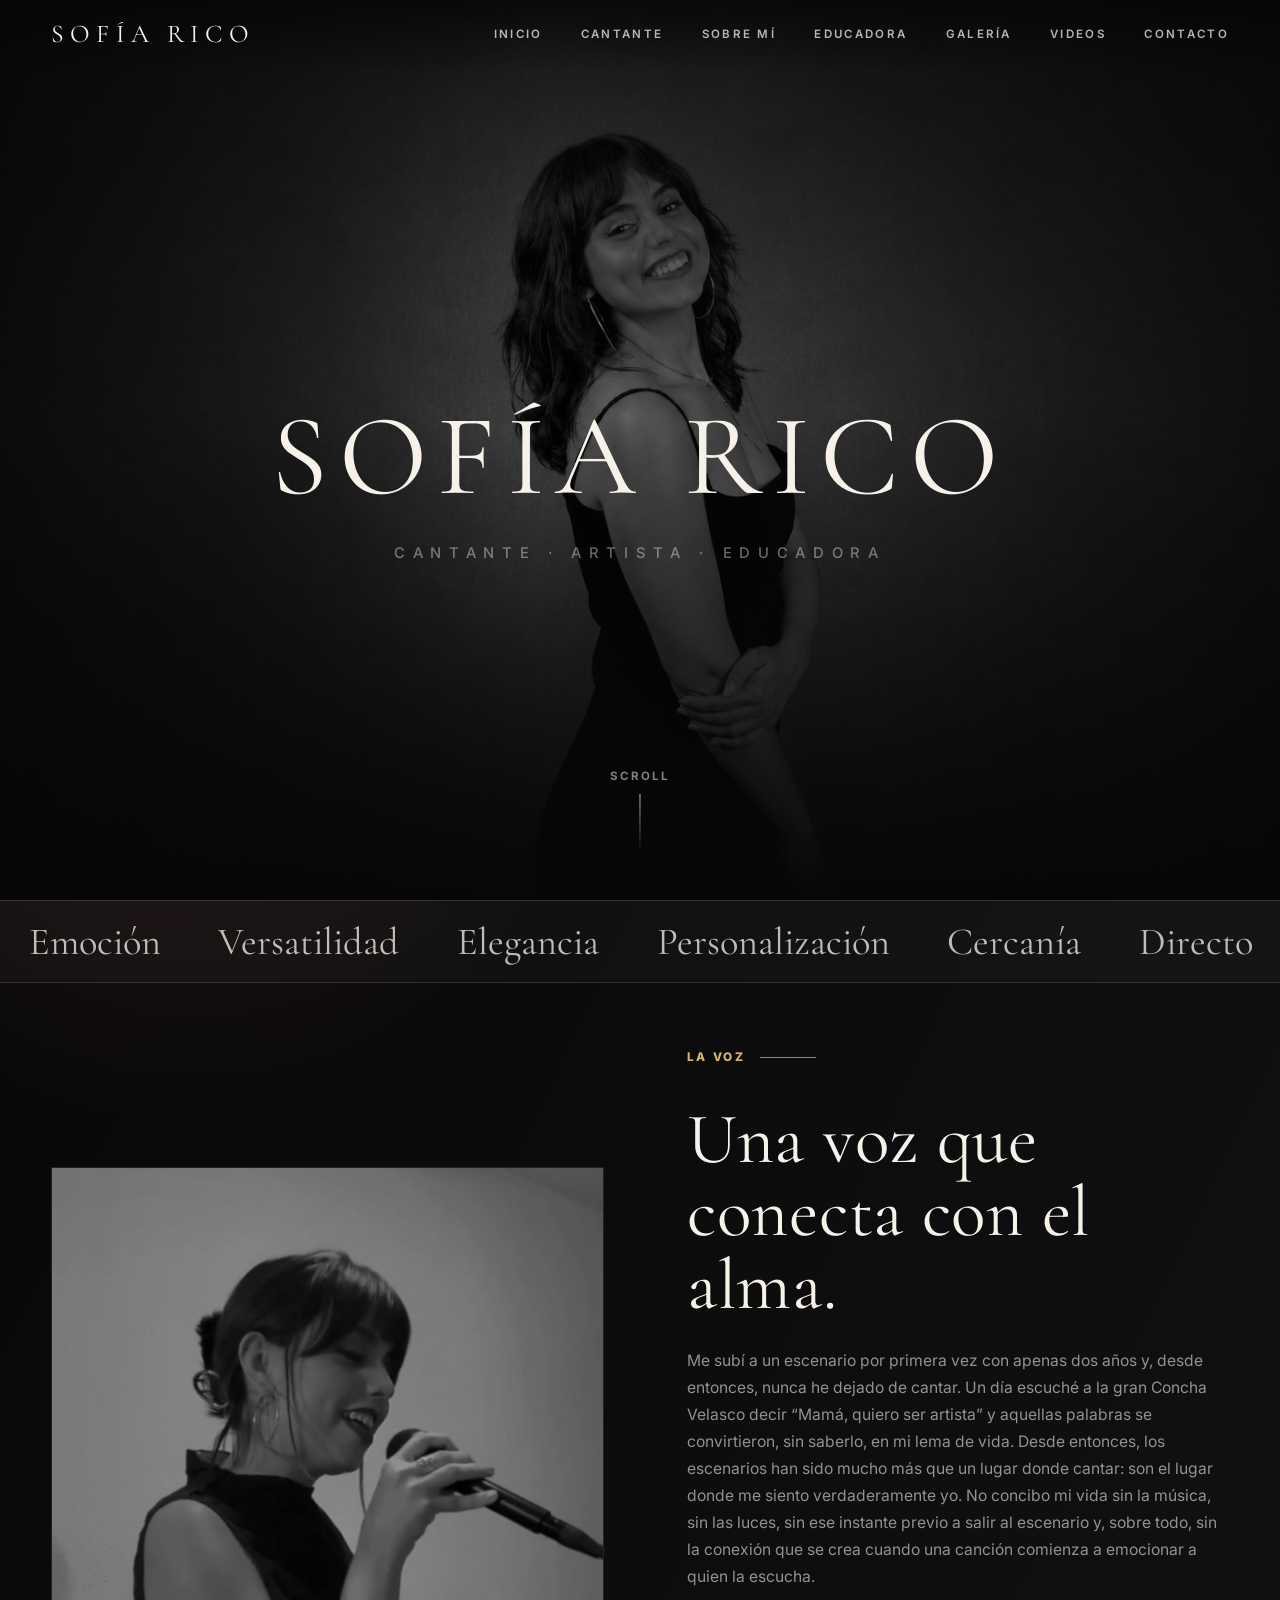
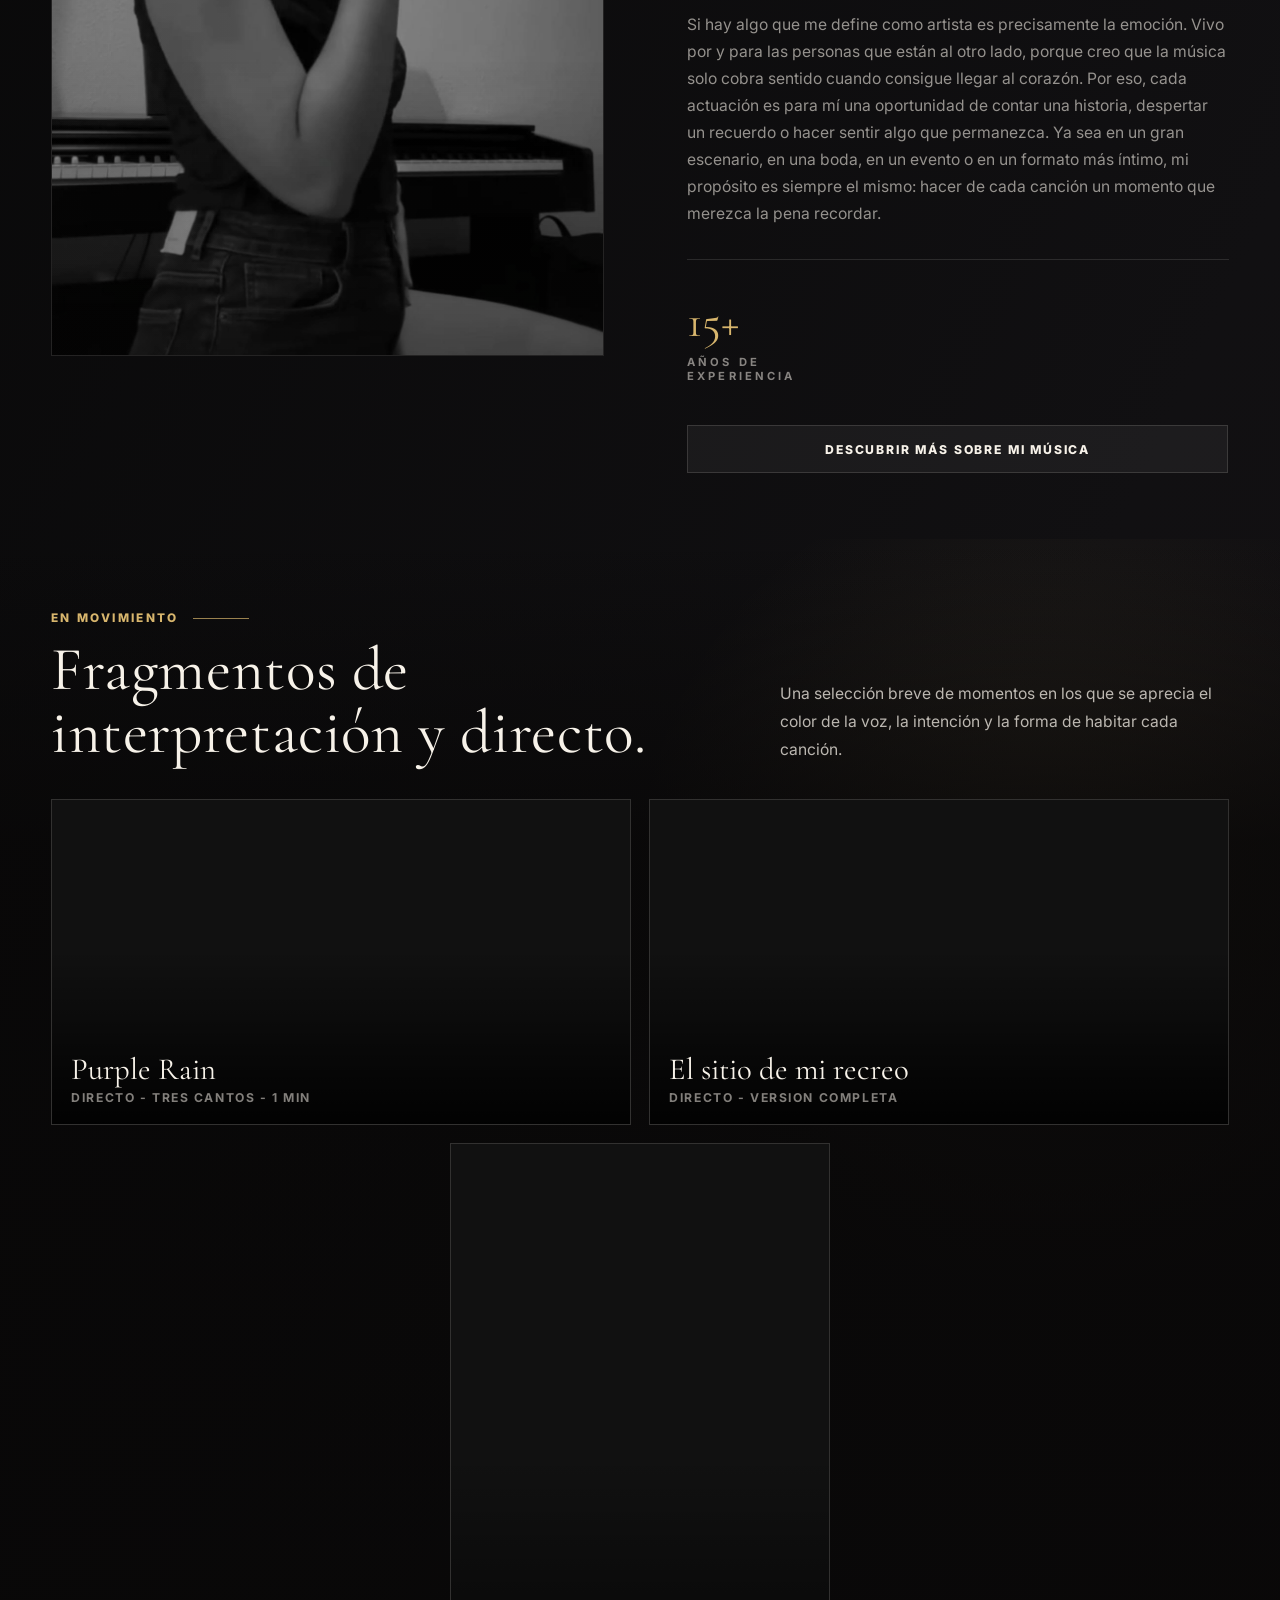
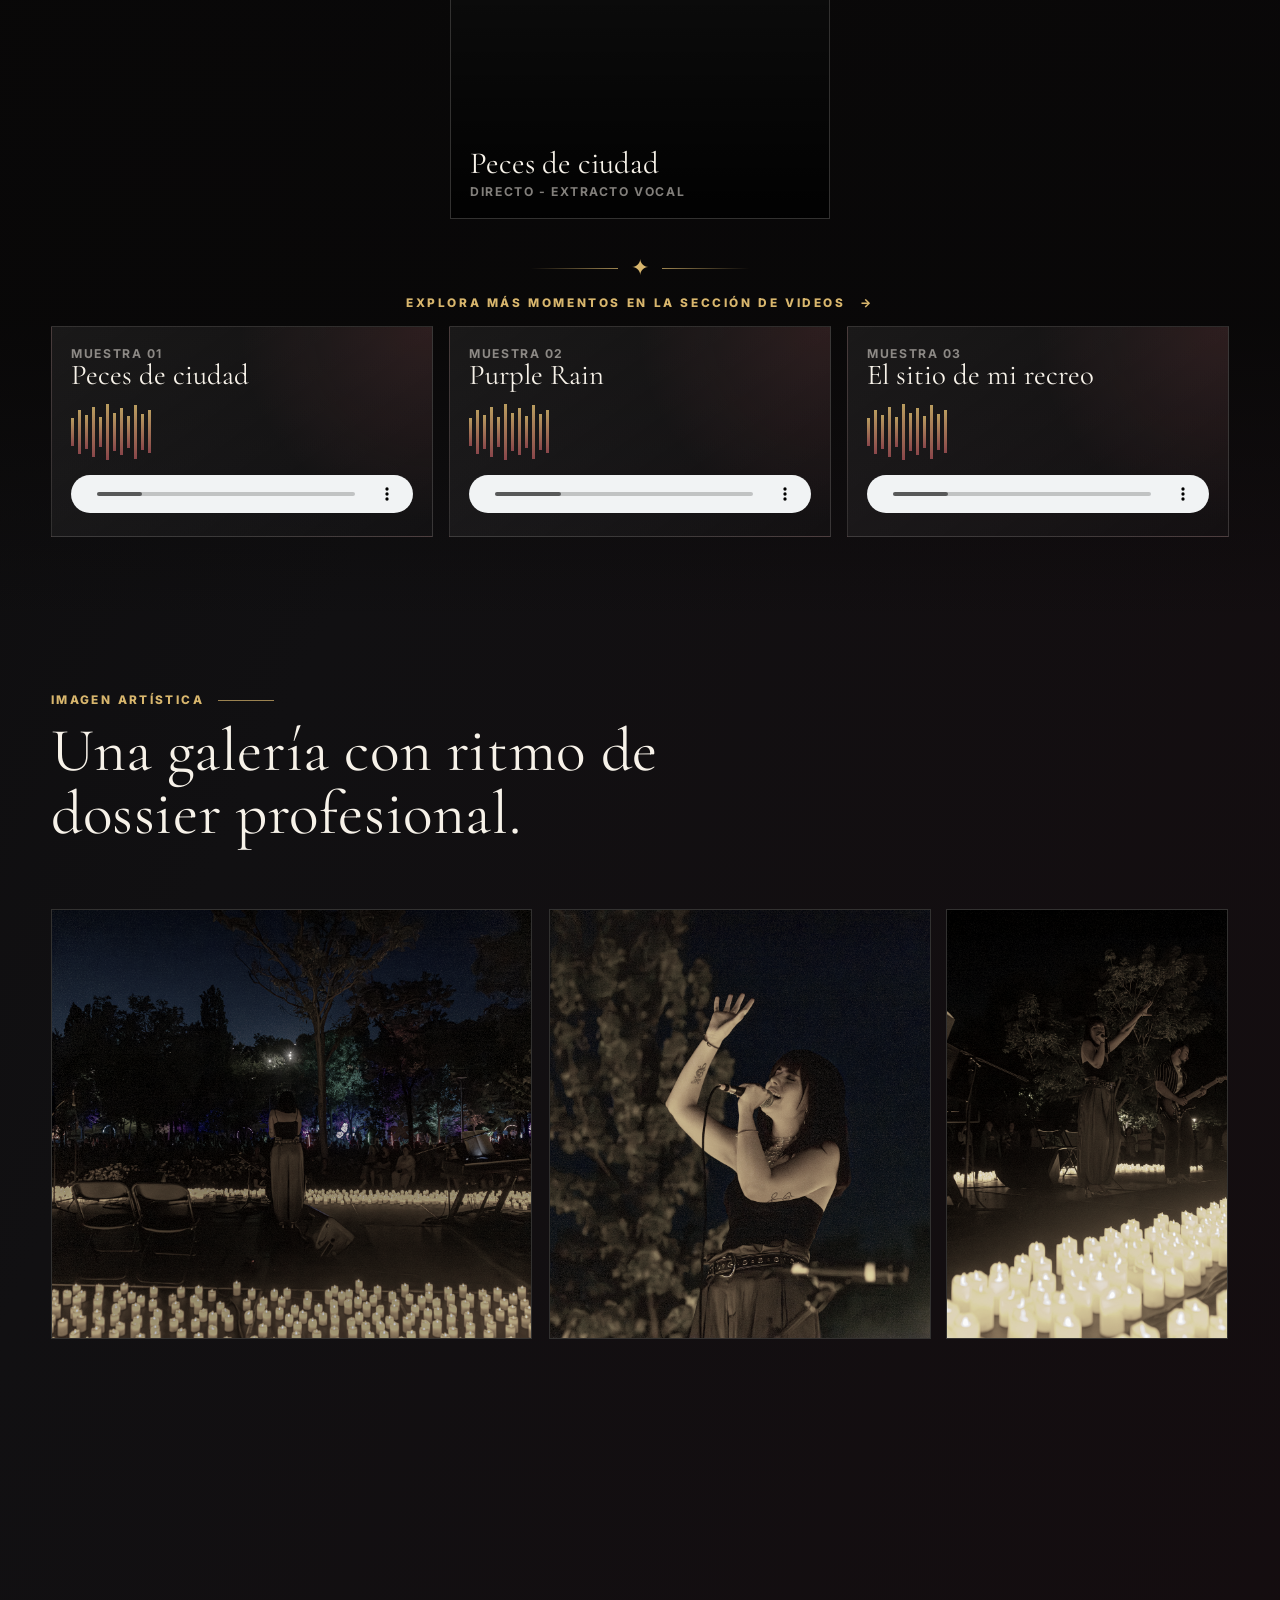
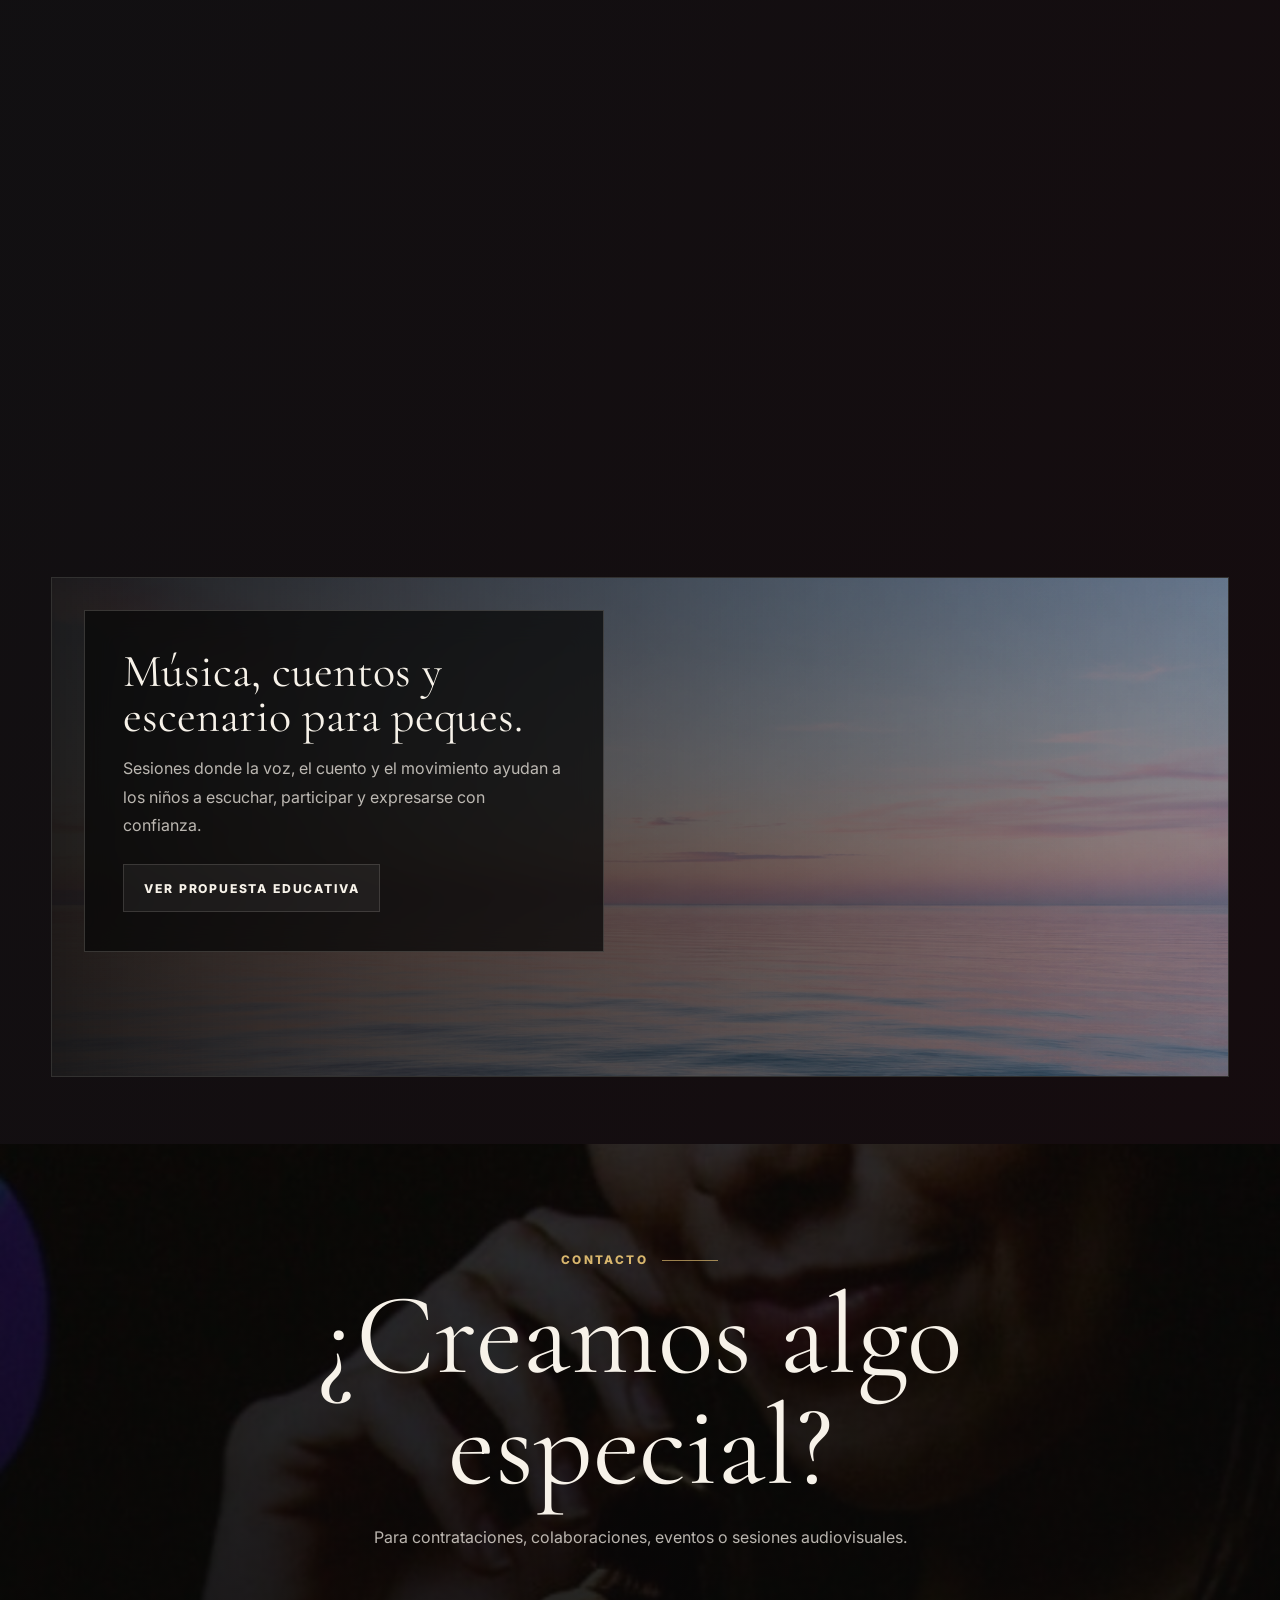
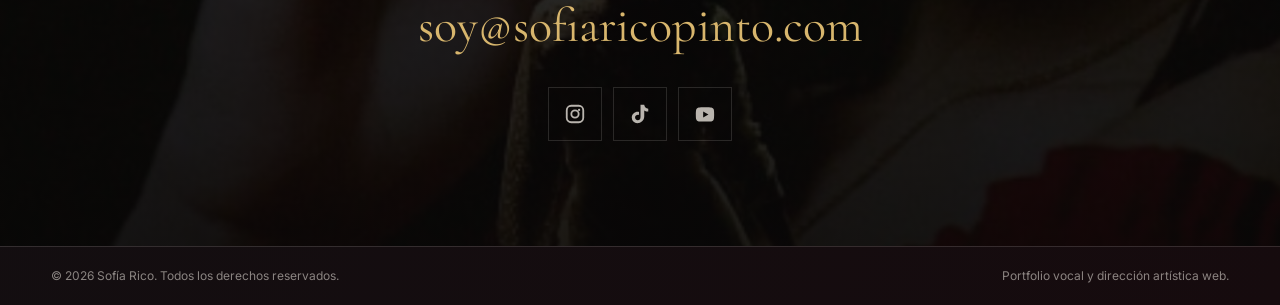
<file: index.html>
<!DOCTYPE html>
<html lang="es">
<head>
    <meta charset="UTF-8">
    <meta name="viewport" content="width=device-width, initial-scale=1.0">
    <title>Sofía Rico | Cantante y artista vocal</title>
    <meta name="description" content="Portfolio profesional de Sofía Rico, cantante, artista vocal y educadora musical.">
    <link rel="preconnect" href="https://fonts.googleapis.com">
    <link rel="preconnect" href="https://fonts.gstatic.com" crossorigin>
    <link href="https://fonts.googleapis.com/css2?family=Cormorant+Garamond:wght@300;400;500;600&family=Inter:wght@300;400;500;600;700&display=swap" rel="stylesheet">
    <link rel="stylesheet" href="assets/css/index.css">
    <script src="https://identity.netlify.com/v1/netlify-identity-widget.js"></script>
    <script src="/assets/js/netlify-identity-redirect.js"></script>
</head>
<body>
    <nav class="site-nav" aria-label="Navegación principal">
        <a class="brand" href="#inicio">Sofía Rico</a>
        <button class="menu-toggle" type="button" aria-label="Abrir menú" aria-expanded="false">
            <span></span><span></span>
        </button>
        <ul class="nav-links">
            <li><a href="#inicio">Inicio</a></li>
            <li><a href="cantante.html">Cantante</a></li>
            <li><a href="#voz">Sobre mí</a></li>
            <li><a href="#educadora">Educadora</a></li>
            <li><a href="#galeria">Galería</a></li>
            <li><a href="videos.html">Videos</a></li>
            <li><a href="#contacto">Contacto</a></li>
        </ul>
    </nav>

    <main>
        <section class="hero" id="inicio">
            <div class="hero-media" aria-hidden="true"></div>
            <div class="hero-grid">
                <div class="hero-copy">
                    <h1 class="reveal">Sofía Rico</h1>
                    <p class="hero-subtitle reveal">Cantante · Artista · Educadora</p>
                </div>
            </div>
            <span class="scroll-note">Scroll</span>
        </section>

        <div class="marquee" aria-hidden="true">
            <div class="marquee-track">
                <span>Pop elegante</span><span>Bolero</span><span>Jazz íntimo</span><span>Eventos privados</span><span>Sesión acústica</span><span>Teatro musical</span>
                <span>Pop elegante</span><span>Bolero</span><span>Jazz íntimo</span><span>Eventos privados</span><span>Sesión acústica</span><span>Teatro musical</span>
            </div>
        </div>

        <section class="section" id="voz">
            <div class="section-inner split">
                <div class="portrait-frame reveal">
                    <img src="assets/galeria_1.jpg" alt="Retrato artístico de Sofía Rico">
                </div>
                <div class="bio-panel">
                    <span class="section-kicker reveal">La voz</span>
                    <h2 class="section-heading reveal">Una voz que conecta con el alma.</h2>
                    <div class="bio-copy">
                        <p class="section-copy reveal">Con más de una década de experiencia en el escenario, mi pasión por la música me ha llevado a explorar diversos géneros y estilos, siempre buscando transmitir emociones auténticas a través de cada nota.</p>
                        <p class="section-copy reveal">Mi formación clásica combinada con influencias contemporáneas crea un estilo único que resuena con audiencias de todas las edades. Cada actuación es una oportunidad para crear momentos inolvidables.</p>
                    </div>
                    <div class="stats-strip reveal" aria-label="Especialidades">
                        <div class="stat"><strong>10+</strong><span>Años de experiencia</span></div>
                        <div class="stat"><strong>200+</strong><span>Conciertos</span></div>
                        <div class="stat"><strong>50+</strong><span>Colaboraciones</span></div>
                    </div>
                    <a href="cantante.html" class="btn reveal">Descubrir más sobre mi música</a>
                </div>
            </div>
        </section>

        <section class="section dark-band" id="reels">
            <div class="section-inner">
                <div class="work-header">
                    <div>
                        <span class="section-kicker reveal">En movimiento</span>
                        <h2 class="section-heading reveal">Fragmentos de interpretación y directo.</h2>
                    </div>
                    <p class="section-copy reveal">Una selección breve de momentos en los que se aprecia el color de la voz, la intención y la forma de habitar cada canción.</p>
                </div>

                <div class="reels-grid">
                    <article class="reel reveal" tabindex="0" aria-label="Video: ensayo vocal">
                        <video muted loop playsinline preload="metadata">
                            <source src="assets/ssstik.io_@__sofiarico___1777674397815.mp4" type="video/mp4">
                        </video>
                        <div class="reel-meta">
                            <h3>Ensayo vocal</h3>
                            <p>Voz cercana · Piano · Trabajo real</p>
                        </div>
                    </article>
                    <article class="reel reveal" tabindex="0" aria-label="Video: directo escénico">
                        <video muted loop playsinline preload="metadata">
                            <source src="assets/ssstik.io_@__sofiarico___1777674450818.mp4" type="video/mp4">
                        </video>
                        <div class="reel-meta">
                            <h3>Directo escénico</h3>
                            <p>Presencia · Luz · Interpretación</p>
                        </div>
                    </article>
                    <article class="reel reveal" tabindex="0" aria-label="Video: repertorio pop">
                        <video muted loop playsinline preload="metadata">
                            <source src="assets/ssstik.io_@__sofiarico___1777674516631.mp4" type="video/mp4">
                        </video>
                        <div class="reel-meta">
                            <h3>Repertorio pop</h3>
                            <p>Cover · Emoción · Formato social</p>
                        </div>
                    </article>
                </div>

                <div class="video-more reveal" aria-label="Ver galería audiovisual completa">
                    <div class="video-more-mark" aria-hidden="true"><span>✦</span></div>
                    <a href="videos.html#videos">Explora más momentos en la sección de videos <span aria-hidden="true">→</span></a>
                </div>

                <div class="audio-grid" aria-label="Pruebas locales de voz">
                    <article class="audio-take reveal">
                        <p>Muestra 01</p>
                        <h3>Voz en crudo</h3>
                        <div class="wave" aria-hidden="true">
                            <i style="--h:16;--d:1"></i><i style="--h:32;--d:2"></i><i style="--h:22;--d:3"></i><i style="--h:38;--d:4"></i><i style="--h:18;--d:5"></i><i style="--h:44;--d:6"></i><i style="--h:26;--d:7"></i><i style="--h:35;--d:8"></i><i style="--h:20;--d:9"></i><i style="--h:42;--d:10"></i><i style="--h:24;--d:11"></i><i style="--h:31;--d:12"></i>
                        </div>
                        <audio controls preload="metadata" src="assets/ssstik.io_1777674000631.mp3"></audio>
                    </article>
                    <article class="audio-take reveal">
                        <p>Muestra 02</p>
                        <h3>Sesión acústica</h3>
                        <div class="wave" aria-hidden="true">
                            <i style="--h:24;--d:1"></i><i style="--h:18;--d:2"></i><i style="--h:42;--d:3"></i><i style="--h:28;--d:4"></i><i style="--h:36;--d:5"></i><i style="--h:20;--d:6"></i><i style="--h:46;--d:7"></i><i style="--h:30;--d:8"></i><i style="--h:22;--d:9"></i><i style="--h:38;--d:10"></i><i style="--h:26;--d:11"></i><i style="--h:34;--d:12"></i>
                        </div>
                        <audio controls preload="metadata" src="assets/ssstik.io_1777674034371.mp3"></audio>
                    </article>
                    <article class="audio-take reveal">
                        <p>Muestra 03</p>
                        <h3>Color vocal</h3>
                        <div class="wave" aria-hidden="true">
                            <i style="--h:18;--d:1"></i><i style="--h:46;--d:2"></i><i style="--h:25;--d:3"></i><i style="--h:34;--d:4"></i><i style="--h:28;--d:5"></i><i style="--h:42;--d:6"></i><i style="--h:20;--d:7"></i><i style="--h:36;--d:8"></i><i style="--h:24;--d:9"></i><i style="--h:44;--d:10"></i><i style="--h:18;--d:11"></i><i style="--h:32;--d:12"></i>
                        </div>
                        <audio controls preload="metadata" src="assets/ssstik.io_1777674079389.mp3"></audio>
                    </article>
                </div>
            </div>
        </section>

        <section class="section" id="galeria">
            <div class="section-inner">
                <span class="section-kicker reveal">Imagen artística</span>
                <h2 class="section-heading reveal">Una galería con ritmo de dossier profesional.</h2>
                <div class="gallery">
                    <figure class="reveal"><img src="assets/galeria_1.jpg" alt="Sofía Rico en retrato artístico"></figure>
                    <figure class="reveal"><img src="assets/galeria_2.jpg" alt="Sesión fotográfica de cantante"></figure>
                    <figure class="reveal"><img src="assets/galeria_3.jpg" alt="Detalle de portfolio musical"></figure>
                    <figure class="reveal"><img src="assets/galeria_4.jpg" alt="Actitud escénica de Sofía Rico"></figure>
                    <figure class="reveal"><img src="assets/galeria_5.jpg" alt="Retrato para promoción musical"></figure>
                    <figure class="reveal"><img src="assets/galeria_6.jpg" alt="Imagen promocional de artista vocal"></figure>
                </div>
                <div class="video-more gallery-more reveal" aria-label="Ver galería completa">
                    <div class="video-more-mark" aria-hidden="true"><span>✦</span></div>
                    <a href="videos.html#galeria">Ver más fotos y momentos en la galería <span aria-hidden="true">→</span></a>
                </div>
            </div>
        </section>

        <section class="section" id="educadora">
            <div class="section-inner">
                <span class="section-kicker reveal">Educadora musical</span>
                <h2 class="section-heading reveal">Música y juego para aprender desde la emoción.</h2>
                <div class="edu-panel">
                    <div class="edu-copy reveal">
                        <h3>Música, cuentos y escenario para peques.</h3>
                        <p>Sesiones donde la voz, el cuento y el movimiento ayudan a los niños a escuchar, participar y expresarse con confianza.</p>
                        <a class="btn" href="educadora.html">Ver propuesta educativa</a>
                    </div>
                    <div class="edu-image reveal">
                        <img src="assets/galeria_4.jpg" alt="Imagen artística vinculada a educación musical">
                    </div>
                </div>
            </div>
        </section>

        <section class="contact section" id="contacto">
            <div class="section-inner">
                <span class="section-kicker reveal">Contacto</span>
                <h2 class="reveal">Hablemos de la próxima canción.</h2>
                <p class="reveal">Para contrataciones, colaboraciones, eventos o sesiones audiovisuales.</p>
                <a class="contact-email reveal" href="mailto:tu@email.com">tu@email.com</a>
                <div class="socials reveal">
                    <a href="#" aria-label="Instagram">
                        <svg viewBox="0 0 24 24" aria-hidden="true"><path d="M7.8 2h8.4A5.8 5.8 0 0 1 22 7.8v8.4a5.8 5.8 0 0 1-5.8 5.8H7.8A5.8 5.8 0 0 1 2 16.2V7.8A5.8 5.8 0 0 1 7.8 2Zm0 2A3.8 3.8 0 0 0 4 7.8v8.4A3.8 3.8 0 0 0 7.8 20h8.4a3.8 3.8 0 0 0 3.8-3.8V7.8A3.8 3.8 0 0 0 16.2 4H7.8Zm8.7 2.25a1.25 1.25 0 1 1 0 2.5 1.25 1.25 0 0 1 0-2.5ZM12 7a5 5 0 1 1 0 10 5 5 0 0 1 0-10Zm0 2a3 3 0 1 0 0 6 3 3 0 0 0 0-6Z"/></svg>
                    </a>
                    <a href="#" aria-label="TikTok">
                        <svg viewBox="0 0 24 24" aria-hidden="true"><path d="M16.6 2c.35 2.6 1.82 4.15 4.4 4.32v3.05a7.65 7.65 0 0 1-4.36-1.28v6.35c0 4.7-3.6 7.56-7.64 7.56A6.03 6.03 0 0 1 3 15.92c0-4.12 3.86-7.1 7.96-6.2v3.3c-1.9-.6-4.33.45-4.33 2.93 0 1.62 1.23 2.82 2.9 2.82 1.8 0 3.02-1.09 3.02-3.46V2h4.05Z"/></svg>
                    </a>
                    <a href="#" aria-label="YouTube">
                        <svg viewBox="0 0 24 24" aria-hidden="true"><path d="M21.58 7.19a2.78 2.78 0 0 0-1.96-1.97C17.9 4.75 12 4.75 12 4.75s-5.9 0-7.62.47a2.78 2.78 0 0 0-1.96 1.97C2 8.92 2 12.52 2 12.52s0 3.6.42 5.33a2.78 2.78 0 0 0 1.96 1.97c1.72.46 7.62.46 7.62.46s5.9 0 7.62-.46a2.78 2.78 0 0 0 1.96-1.97c.42-1.73.42-5.33.42-5.33s0-3.6-.42-5.33ZM10 15.85V9.18l5.77 3.34L10 15.85Z"/></svg>
                    </a>
                </div>
            </div>
        </section>
    </main>

    <footer>
        <span>© 2026 Sofía Rico. Todos los derechos reservados.</span>
        <span>Portfolio vocal y dirección artística web.</span>
    </footer>
    <script src="assets/js/cms-content.js" defer></script>
    <script src="assets/js/index.js" defer></script>
</body>
</html>
</file>
<file: assets/css/index.css>
* { box-sizing: border-box; margin: 0; padding: 0; }

        :root {
            --ink: #080707;
            --night: #101012;
            --charcoal: #171619;
            --paper: #f7f2e9;
            --soft: rgba(247, 242, 233, 0.74);
            --muted: rgba(247, 242, 233, 0.52);
            --line: rgba(247, 242, 233, 0.14);
            --gold: #d8b66d;
            --rose: #9f4f54;
            --wine: #4d1e24;
            --ease: cubic-bezier(0.22, 1, 0.36, 1);
        }

        html {
            scroll-behavior: smooth;
            background: var(--ink);
        }

        body {
            min-height: 100vh;
            font-family: "Inter", sans-serif;
            background:
                radial-gradient(circle at 12% 10%, rgba(159, 79, 84, 0.18), transparent 28rem),
                linear-gradient(115deg, #060606 0%, #111012 48%, #160b0e 100%);
            color: var(--paper);
            overflow-x: hidden;
        }

        body::before {
            content: "";
            position: fixed;
            inset: 0;
            z-index: -2;
            pointer-events: none;
            background-image: linear-gradient(rgba(255,255,255,0.026) 1px, transparent 1px), linear-gradient(90deg, rgba(255,255,255,0.018) 1px, transparent 1px);
            background-size: 64px 64px;
            mask-image: linear-gradient(to bottom, rgba(0,0,0,0.9), transparent 76%);
        }

        img, video { display: block; max-width: 100%; }
        a { color: inherit; text-decoration: none; }
        button, audio { font: inherit; }

        .site-nav {
            position: fixed;
            top: 0;
            left: 0;
            right: 0;
            z-index: 10;
            display: flex;
            align-items: center;
            justify-content: space-between;
            padding: 1.15rem clamp(1rem, 4vw, 4rem);
            color: var(--paper);
            background: linear-gradient(to bottom, rgba(6,6,6,0.76), rgba(6,6,6,0));
            transition: background 0.35s ease, padding 0.35s ease, border-color 0.35s ease;
        }

        .site-nav.is-scrolled {
            padding-block: 0.8rem;
            background: rgba(8, 8, 8, 0.82);
            border-bottom: 1px solid var(--line);
            backdrop-filter: blur(18px);
        }

        .brand {
            font-family: "Cormorant Garamond", serif;
            font-size: clamp(1.25rem, 2vw, 1.7rem);
            letter-spacing: 0.24em;
            text-transform: uppercase;
            white-space: nowrap;
        }

        .nav-links {
            display: flex;
            align-items: center;
            gap: clamp(1rem, 3vw, 2.9rem);
            list-style: none;
        }

        .nav-links a {
            position: relative;
            display: inline-flex;
            padding: 0.4rem 0;
            font-size: 0.72rem;
            font-weight: 600;
            letter-spacing: 0.2em;
            text-transform: uppercase;
            color: var(--soft);
        }

        .nav-links a::after {
            content: "";
            position: absolute;
            left: 0;
            right: 0;
            bottom: 0;
            height: 1px;
            background: var(--gold);
            transform: scaleX(0);
            transform-origin: right;
            transition: transform 0.35s var(--ease);
        }

        .nav-links a:hover { color: var(--paper); }
        .nav-links a:hover::after { transform: scaleX(1); transform-origin: left; }

        .menu-toggle {
            display: none;
            width: 42px;
            height: 42px;
            border: 1px solid var(--line);
            background: rgba(255,255,255,0.04);
            color: var(--paper);
            cursor: pointer;
            position: relative;
            z-index: 12;
        }

        .menu-toggle span {
            display: block;
            width: 18px;
            height: 1px;
            margin: 5px auto;
            background: currentColor;
        }

        .hero {
            min-height: 100svh;
            position: relative;
            display: flex;
            align-items: center;
            justify-content: center;
            padding: 7rem clamp(1rem, 4vw, 4rem) 3rem;
            overflow: hidden;
            isolation: isolate;
        }

        .hero-media {
            position: absolute;
            inset: 0;
            z-index: -2;
            background: url("../inicio.jpg") center 26% / cover no-repeat;
            filter: grayscale(100%) contrast(1.05) brightness(0.68);
            transform: scale(1.06);
            animation: slowFrame 20s ease-in-out infinite alternate;
        }

        .hero::after {
            content: "";
            position: absolute;
            inset: 0;
            z-index: -1;
            background:
                linear-gradient(90deg, rgba(6,6,6,0.76) 0%, rgba(6,6,6,0.18) 42%, rgba(6,6,6,0.66) 100%),
                linear-gradient(to top, #080707 0%, rgba(8,7,7,0.02) 54%, rgba(8,7,7,0.62) 100%);
        }

        @keyframes slowFrame {
            from { transform: scale(1.08) translateY(0); }
            to { transform: scale(1.01) translateY(-1.6rem); }
        }

        .hero-grid {
            width: min(100%, 1460px);
            margin: 0 auto;
            display: block;
            text-align: center;
        }

        .eyebrow {
            display: inline-flex;
            align-items: center;
            gap: 0.8rem;
            margin-bottom: 1.25rem;
            color: var(--gold);
            font-size: 0.75rem;
            font-weight: 700;
            letter-spacing: 0.2em;
            text-transform: uppercase;
        }

        .eyebrow::before {
            content: "";
            width: 42px;
            height: 1px;
            background: currentColor;
        }

        h1, h2, h3 {
            font-family: "Cormorant Garamond", serif;
            font-weight: 400;
            line-height: 0.96;
        }

        .hero h1 {
            max-width: none;
            font-size: clamp(3.4rem, 9vw, 8.1rem);
            letter-spacing: 0.09em;
            text-transform: uppercase;
        }

        .hero-subtitle {
            margin-top: 2rem;
            color: rgba(247, 242, 233, 0.42);
            font-size: clamp(0.72rem, 1.3vw, 0.92rem);
            font-weight: 500;
            letter-spacing: 0.52em;
            text-transform: uppercase;
        }

        .hero-actions {
            display: flex;
            flex-wrap: wrap;
            gap: 0.9rem;
            margin-top: 2rem;
        }

        .btn {
            display: inline-flex;
            align-items: center;
            justify-content: center;
            min-height: 48px;
            padding: 0.9rem 1.25rem;
            border: 1px solid var(--line);
            color: var(--paper);
            background: rgba(255,255,255,0.05);
            font-size: 0.76rem;
            font-weight: 800;
            letter-spacing: 0.15em;
            text-transform: uppercase;
            transition: transform 0.3s var(--ease), border-color 0.3s ease, background 0.3s ease, color 0.3s ease;
        }

        .btn:hover { transform: translateY(-3px); border-color: rgba(216,182,109,0.8); background: rgba(216,182,109,0.12); }
        .btn-primary { background: var(--gold); color: #160f0b; border-color: var(--gold); }
        .btn-primary:hover { background: #f0cf86; color: #100b08; }

        .hero-card {
            padding: 1.1rem;
            border: 1px solid rgba(247,242,233,0.18);
            background: rgba(8, 8, 8, 0.42);
            backdrop-filter: blur(20px);
            transform: translateY(-1rem);
        }

        .hero-card figure {
            position: relative;
            aspect-ratio: 4 / 5;
            overflow: hidden;
            background: var(--charcoal);
        }

        .hero-card img {
            width: 100%;
            height: 100%;
            object-fit: cover;
            filter: grayscale(84%) contrast(1.06);
            transition: transform 1s var(--ease), filter 0.5s ease;
        }

        .hero-card:hover img { transform: scale(1.045); filter: grayscale(20%) contrast(1.02); }

        .hero-card figcaption {
            display: flex;
            justify-content: space-between;
            gap: 1rem;
            padding-top: 1rem;
            color: var(--soft);
            font-size: 0.74rem;
            letter-spacing: 0.1em;
            text-transform: uppercase;
        }

        .scroll-note {
            position: absolute;
            left: 50%;
            bottom: 3rem;
            transform: translateX(-50%);
            color: var(--muted);
            font-size: 0.72rem;
            font-weight: 700;
            letter-spacing: 0.16em;
            text-transform: uppercase;
        }

        .scroll-note::after {
            content: "";
            display: block;
            width: 1px;
            height: 58px;
            margin: 0.7rem auto 0;
            background: linear-gradient(to bottom, rgba(247,242,233,0.8), transparent);
            animation: scrollLine 2s ease-in-out infinite;
        }

        @keyframes scrollLine {
            0%, 100% { transform: scaleY(0.45); opacity: 0.35; }
            50% { transform: scaleY(1); opacity: 1; }
        }

        .section {
            padding: clamp(2.8rem, 5.2vw, 4.8rem) clamp(1rem, 4vw, 4rem);
        }

        .section-inner {
            width: min(100%, 1180px);
            margin: 0 auto;
        }

        .section-kicker {
            display: inline-flex;
            align-items: center;
            gap: 0.9rem;
            margin-bottom: 0.85rem;
            color: var(--gold);
            font-size: 0.74rem;
            font-weight: 800;
            letter-spacing: 0.2em;
            text-transform: uppercase;
        }

        .section-kicker::after {
            content: "";
            width: 56px;
            height: 1px;
            background: rgba(216,182,109,0.7);
        }

        .section-heading {
            max-width: 760px;
            font-size: clamp(2.25rem, 4.8vw, 4.45rem);
            letter-spacing: 0.01em;
            line-height: 1.02;
        }

        .section-copy {
            max-width: 560px;
            color: var(--soft);
            font-size: 0.98rem;
            line-height: 1.78;
        }

        .split {
            display: grid;
            grid-template-columns: minmax(320px, 0.94fr) minmax(360px, 0.92fr);
            gap: clamp(2.4rem, 7vw, 5.2rem);
            align-items: center;
        }

        .portrait-frame {
            position: relative;
            min-height: clamp(520px, 56vw, 680px);
            overflow: hidden;
            background: #111;
            border: 1px solid rgba(247,242,233,0.08);
        }

        .portrait-frame::before {
            content: "";
            position: absolute;
            inset: 0;
            z-index: 1;
            pointer-events: none;
            background:
                linear-gradient(to top, rgba(8,7,7,0.3), transparent 38%),
                linear-gradient(90deg, rgba(8,7,7,0.08), transparent 36%);
        }

        .portrait-frame img {
            width: 100%;
            height: 100%;
            min-height: inherit;
            object-fit: cover;
            object-position: center 34%;
            filter: grayscale(22%) contrast(1.02) brightness(0.88);
            transition: transform 1s var(--ease), filter 0.5s ease;
        }

        .portrait-frame:hover img { transform: scale(1.035); filter: grayscale(4%) contrast(1.02) brightness(0.94); }

        .bio-panel {
            display: grid;
            gap: clamp(1.15rem, 2vw, 1.65rem);
        }

        .bio-panel .section-heading {
            max-width: 760px;
            font-size: clamp(2.8rem, 5.6vw, 5.1rem);
            line-height: 1.02;
        }

        .bio-copy {
            display: grid;
            gap: 1.35rem;
            max-width: 680px;
            padding-bottom: clamp(1.2rem, 2.4vw, 2rem);
            border-bottom: 1px solid rgba(247,242,233,0.12);
        }

        .bio-copy .section-copy {
            max-width: none;
            color: rgba(247, 242, 233, 0.58);
            font-size: clamp(0.98rem, 1.2vw, 1.08rem);
            line-height: 1.72;
        }

        .stats-strip {
            display: grid;
            grid-template-columns: repeat(3, 1fr);
            gap: clamp(1rem, 4vw, 3.6rem);
            margin: clamp(0.3rem, 1vw, 0.8rem) 0 clamp(0.5rem, 1.6vw, 1rem);
        }

        .stat strong {
            display: block;
            font-family: "Cormorant Garamond", serif;
            color: var(--gold);
            font-size: clamp(2rem, 3.6vw, 3.1rem);
            font-weight: 400;
            line-height: 1;
        }

        .stat span {
            display: block;
            margin-top: 0.7rem;
            color: var(--muted);
            font-size: 0.7rem;
            font-weight: 700;
            letter-spacing: 0.28em;
            text-transform: uppercase;
        }

        .marquee {
            overflow: hidden;
            border-block: 1px solid var(--line);
            background: rgba(255,255,255,0.025);
        }

        .marquee-track {
            display: flex;
            width: max-content;
            animation: marquee 28s linear infinite;
        }

        .marquee span {
            padding: 1.1rem 1.8rem;
            color: rgba(247,242,233,0.76);
            font-family: "Cormorant Garamond", serif;
            font-size: clamp(1.4rem, 3vw, 2.6rem);
            white-space: nowrap;
        }

        @keyframes marquee {
            from { transform: translateX(0); }
            to { transform: translateX(-50%); }
        }

        .dark-band {
            background:
                linear-gradient(180deg, rgba(8,7,7,0), rgba(8,7,7,0.82) 18%, rgba(8,7,7,0.9) 82%, rgba(8,7,7,0)),
                radial-gradient(circle at 82% 20%, rgba(216,182,109,0.12), transparent 26rem);
        }

        .work-header {
            display: grid;
            grid-template-columns: minmax(0, 0.9fr) minmax(280px, 0.58fr);
            gap: 2rem;
            align-items: end;
            margin-bottom: clamp(1.25rem, 3vw, 2.2rem);
        }

        .reels-grid {
            display: grid;
            grid-template-columns: repeat(6, minmax(0, 1fr));
            gap: clamp(0.85rem, 1.6vw, 1.15rem);
            align-items: stretch;
            grid-auto-flow: dense;
        }

        .reel {
            position: relative;
            grid-column: span 2;
            aspect-ratio: 9 / 16;
            min-height: 0;
            overflow: hidden;
            border: 1px solid var(--line);
            background: #111;
            cursor: pointer;
            isolation: isolate;
        }

        .reel-landscape {
            grid-column: span 3;
            aspect-ratio: 16 / 9;
        }

        .reel-portrait {
            grid-column: span 2;
            aspect-ratio: 9 / 16;
        }

        .reels-grid .reel-portrait:nth-child(3) {
            grid-column: 3 / span 2;
        }

        .reel.is-playing .reel-meta {
            opacity: 0;
            transform: translateY(12px);
        }

        .reel video,
        .reel img {
            width: 100%;
            height: 100%;
            object-fit: cover;
            filter: grayscale(92%) saturate(0.42) brightness(0.72);
            transform: scale(1.03);
            transition: transform 0.8s var(--ease), filter 0.55s ease;
        }

        .reel::before {
            content: "";
            position: absolute;
            inset: 0;
            z-index: 1;
            background: linear-gradient(to top, rgba(0,0,0,0.92), transparent 54%);
            pointer-events: none;
        }

        .reel:hover video,
        .reel:hover img { transform: scale(1.075); filter: grayscale(14%) brightness(0.86); }

        .reel-meta {
            position: absolute;
            inset: auto 1.2rem 1.2rem;
            z-index: 2;
            pointer-events: none;
            transition: opacity 0.35s ease, transform 0.35s var(--ease);
        }

        .reel h3 {
            font-size: clamp(1.55rem, 2.4vw, 2.25rem);
            margin-bottom: 0.35rem;
        }

        .reel p, .audio-take p {
            color: var(--muted);
            font-size: 0.76rem;
            font-weight: 700;
            letter-spacing: 0.13em;
            text-transform: uppercase;
        }

        .audio-grid {
            display: grid;
            grid-template-columns: repeat(3, 1fr);
            gap: 1rem;
            margin-top: 1rem;
            margin-bottom: clamp(0.25rem, 1.4vw, 1.4rem);
        }

        .video-more {
            display: grid;
            place-items: center;
            gap: 1rem;
            margin: clamp(1.4rem, 3vw, 2.6rem) auto 0;
            text-align: center;
        }

        .video-more-mark {
            display: flex;
            align-items: center;
            justify-content: center;
            gap: 0.8rem;
            color: var(--gold);
        }

        .video-more-mark::before,
        .video-more-mark::after {
            content: "";
            width: clamp(48px, 8vw, 88px);
            height: 1px;
            background: linear-gradient(90deg, transparent, rgba(216, 182, 109, 0.72));
        }

        .video-more-mark::after {
            background: linear-gradient(90deg, rgba(216, 182, 109, 0.72), transparent);
        }

        .video-more-mark span {
            font-family: "Cormorant Garamond", serif;
            font-size: 1.35rem;
            line-height: 1;
        }

        .video-more a {
            display: inline-flex;
            align-items: center;
            gap: 0.9rem;
            color: var(--gold);
            font-size: 0.74rem;
            font-weight: 800;
            letter-spacing: 0.22em;
            text-transform: uppercase;
            transition: color 0.3s ease, transform 0.3s var(--ease);
        }

        .video-more a:hover {
            color: var(--paper);
            transform: translateX(4px);
        }

        .audio-take {
            border: 1px solid var(--line);
            padding: 1.2rem;
            background:
                linear-gradient(145deg, rgba(255,255,255,0.07), rgba(255,255,255,0.018)),
                radial-gradient(circle at top right, rgba(159,79,84,0.18), transparent 12rem);
        }

        .audio-take h3 {
            margin-bottom: 0.4rem;
            font-size: 1.8rem;
        }

        .wave {
            display: flex;
            align-items: center;
            gap: 4px;
            height: 54px;
            margin: 1rem 0;
        }

        .wave i {
            width: 3px;
            height: calc(12px + var(--h) * 1px);
            background: linear-gradient(to top, var(--rose), var(--gold));
            opacity: 0.84;
            animation: soundBar 1.45s ease-in-out infinite alternate;
            animation-delay: calc(var(--d) * -0.09s);
        }

        @keyframes soundBar {
            from { transform: scaleY(0.42); opacity: 0.42; }
            to { transform: scaleY(1); opacity: 1; }
        }

        audio {
            width: 100%;
            height: 38px;
            accent-color: var(--gold);
        }

        .gallery {
            display: grid;
            grid-template-columns: repeat(12, 1fr);
            gap: 1rem;
            margin-top: clamp(2rem, 5vw, 4rem);
        }

        .gallery figure {
            position: relative;
            min-height: 240px;
            overflow: hidden;
            border: 1px solid var(--line);
            background: #111;
        }

        .gallery figure:nth-child(1) { grid-column: span 5; min-height: 430px; }
        .gallery figure:nth-child(2) { grid-column: span 4; }
        .gallery figure:nth-child(3) { grid-column: span 3; }
        .gallery figure:nth-child(4) { grid-column: span 3; }
        .gallery figure:nth-child(5) { grid-column: span 4; }
        .gallery figure:nth-child(6) { grid-column: span 5; }

        .gallery img {
            width: 100%;
            height: 100%;
            object-fit: cover;
            filter: grayscale(78%) contrast(1.05);
            transition: transform 0.9s var(--ease), filter 0.45s ease;
        }

        .gallery figure:hover img { transform: scale(1.055); filter: grayscale(8%) contrast(1); }

        .services-grid {
            display: grid;
            grid-template-columns: repeat(3, 1fr);
            gap: 1px;
            margin-top: clamp(2rem, 5vw, 4rem);
            border: 1px solid var(--line);
            background: var(--line);
        }

        .service {
            min-height: 240px;
            padding: clamp(1.3rem, 3vw, 2.2rem);
            background: rgba(255,255,255,0.035);
            transition: background 0.35s ease, transform 0.35s var(--ease);
        }

        .service:hover { background: rgba(255,255,255,0.07); transform: translateY(-4px); }

        .service span {
            display: block;
            margin-bottom: 2rem;
            color: var(--gold);
            font-size: 0.72rem;
            font-weight: 800;
            letter-spacing: 0.17em;
            text-transform: uppercase;
        }

        .service h3 {
            margin-bottom: 1rem;
            font-size: clamp(1.65rem, 2.6vw, 2.35rem);
        }

        .service p {
            color: var(--soft);
            line-height: 1.75;
        }

        .edu-panel {
            position: relative;
            min-height: clamp(360px, 45vw, 500px);
            margin-top: clamp(1.3rem, 3vw, 2.4rem);
            overflow: hidden;
            border: 1px solid var(--line);
            background: #111;
            isolation: isolate;
        }

        .edu-copy {
            position: relative;
            z-index: 2;
            width: min(520px, calc(100% - 2rem));
            margin: clamp(1rem, 3vw, 2rem);
            padding: clamp(1.4rem, 3vw, 2.4rem);
            border: 1px solid rgba(247,242,233,0.18);
            background: rgba(8, 7, 7, 0.74);
            backdrop-filter: blur(14px);
        }

        .edu-copy h3 {
            margin-bottom: 1rem;
            font-size: clamp(2rem, 3.6vw, 3.4rem);
        }

        .edu-copy p {
            color: var(--soft);
            line-height: 1.8;
            margin-bottom: 1.5rem;
        }

        .edu-image {
            position: absolute;
            inset: 0;
            overflow: hidden;
            border: 0;
            z-index: -1;
        }

        .edu-image img {
            width: 100%;
            height: 100%;
            object-fit: cover;
            object-position: center 28%;
            filter: grayscale(28%) brightness(0.7);
        }

        .edu-panel::after {
            content: "";
            position: absolute;
            inset: 0;
            z-index: 1;
            background: linear-gradient(90deg, rgba(8,7,7,0.86) 0%, rgba(8,7,7,0.55) 38%, rgba(8,7,7,0.08) 100%);
            pointer-events: none;
        }

        .contact {
            min-height: 78svh;
            display: grid;
            place-items: center;
            text-align: center;
            background:
                linear-gradient(rgba(8,7,7,0.8), rgba(8,7,7,0.92)),
                url("../galeria_2.jpg") center / cover no-repeat;
        }

        .contact h2 {
            max-width: 980px;
            margin: 0 auto 1.3rem;
            font-size: clamp(3.4rem, 9vw, 9rem);
        }

        .contact p {
            max-width: 620px;
            margin: 0 auto 2rem;
            color: var(--soft);
            line-height: 1.8;
        }

        .contact-email {
            display: inline-flex;
            margin-top: 0.8rem;
            color: var(--gold);
            font-family: "Cormorant Garamond", serif;
            font-size: clamp(1.7rem, 4vw, 3rem);
        }

        .socials {
            display: flex;
            justify-content: center;
            flex-wrap: wrap;
            gap: 0.7rem;
            margin-top: 2rem;
        }

        .socials a {
            width: 54px;
            height: 54px;
            display: inline-flex;
            align-items: center;
            justify-content: center;
            padding: 0;
            border: 1px solid var(--line);
            color: var(--soft);
            transition: border-color 0.3s ease, color 0.3s ease, transform 0.3s var(--ease);
        }

        .socials a:hover { border-color: var(--gold); color: var(--gold); transform: translateY(-3px); }

        .socials svg {
            width: 22px;
            height: 22px;
            fill: currentColor;
        }

        footer {
            display: flex;
            justify-content: space-between;
            gap: 1rem;
            padding: 1.35rem clamp(1rem, 4vw, 4rem);
            border-top: 1px solid var(--line);
            color: var(--muted);
            font-size: 0.75rem;
        }

        .reveal {
            opacity: 0;
            transform: translateY(28px);
            transition:
                opacity 0.75s ease,
                transform 0.9s var(--ease);
            transition-delay: var(--reveal-delay, 0s);
            will-change: opacity, transform;
        }

        .reveal.is-visible {
            opacity: 1;
            transform: none;
        }

        @media (prefers-reduced-motion: reduce) {
            *, *::before, *::after {
                animation-duration: 0.01ms !important;
                animation-iteration-count: 1 !important;
                scroll-behavior: auto !important;
                transition-duration: 0.01ms !important;
            }

            .reveal {
                opacity: 1;
                transform: none;
            }
        }

        @media (max-width: 1050px) {
            .hero-grid, .split, .work-header {
                grid-template-columns: 1fr;
            }

            .hero-card { max-width: 420px; transform: none; }

            .reels-grid, .services-grid, .audio-grid {
                grid-template-columns: 1fr;
            }

            .reel,
            .reel-landscape,
            .reel-portrait,
            .reel:nth-child(2),
            .reel:nth-child(3) {
                grid-column: 1;
                min-height: 0;
            }

            .gallery figure,
            .gallery figure:nth-child(1),
            .gallery figure:nth-child(2),
            .gallery figure:nth-child(3),
            .gallery figure:nth-child(4),
            .gallery figure:nth-child(5),
            .gallery figure:nth-child(6) {
                grid-column: span 6;
                min-height: 360px;
            }
        }

        @media (max-width: 780px) {
            .site-nav { align-items: center; }
            .menu-toggle {
                display: flex;
                flex-direction: column;
                align-items: center;
                justify-content: center;
                gap: 6px;
                border-color: rgba(216, 182, 109, 0.55);
                background: rgba(8, 7, 7, 0.58);
            }
            .menu-toggle span { margin: 0; }
            .nav-links {
                position: fixed;
                inset: 0 0 auto 0;
                min-height: 100svh;
                display: grid;
                place-content: center;
                gap: 1.35rem;
                background: rgba(8,7,7,0.96);
                transform: translateY(-100%);
                transition: transform 0.42s var(--ease);
            }

            .nav-links.is-open { transform: translateY(0); }
            .nav-links a { font-size: 1rem; justify-content: center; }
            .hero { padding-top: 6rem; }
            .hero h1 {
                font-size: clamp(3.3rem, 16vw, 6rem);
                letter-spacing: 0.08em;
            }
            .hero-subtitle {
                font-size: 0.68rem;
                letter-spacing: 0.28em;
                line-height: 1.8;
            }
            .hero-card { display: none; }
            .portrait-frame { min-height: 430px; }
            .stats-strip { grid-template-columns: 1fr; }
            .gallery { grid-template-columns: 1fr; }
            .gallery figure,
            .gallery figure:nth-child(n) {
                grid-column: 1;
                min-height: 330px;
            }
            footer { flex-direction: column; }
        }

        @media (max-width: 520px) {
            .brand { letter-spacing: 0.16em; }
            .btn { width: 100%; }
            .hero-actions { width: 100%; }
            .reel, .reel:nth-child(2), .reel:nth-child(3) { min-height: 0; }
            .section { padding-block: 3.2rem; }
            .section-heading { font-size: clamp(2.25rem, 12vw, 3.7rem); }
        }
</file>
